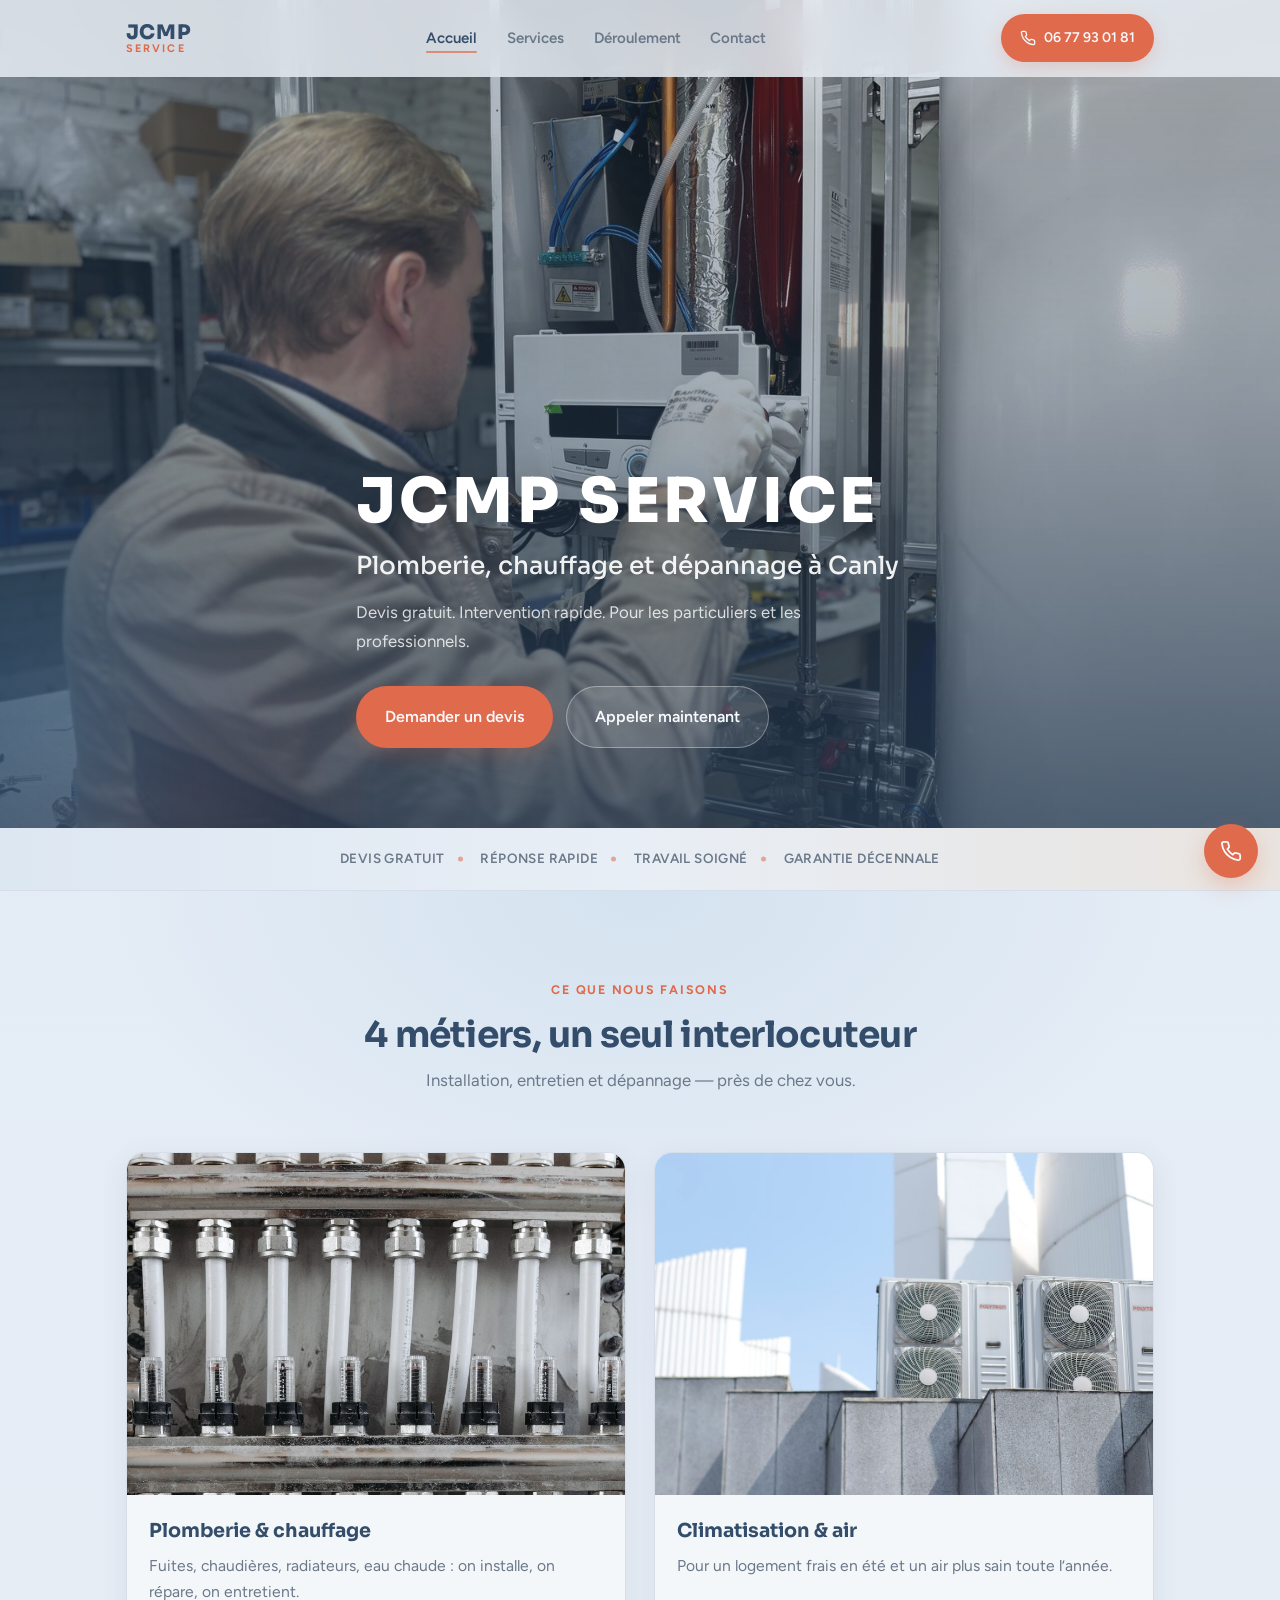
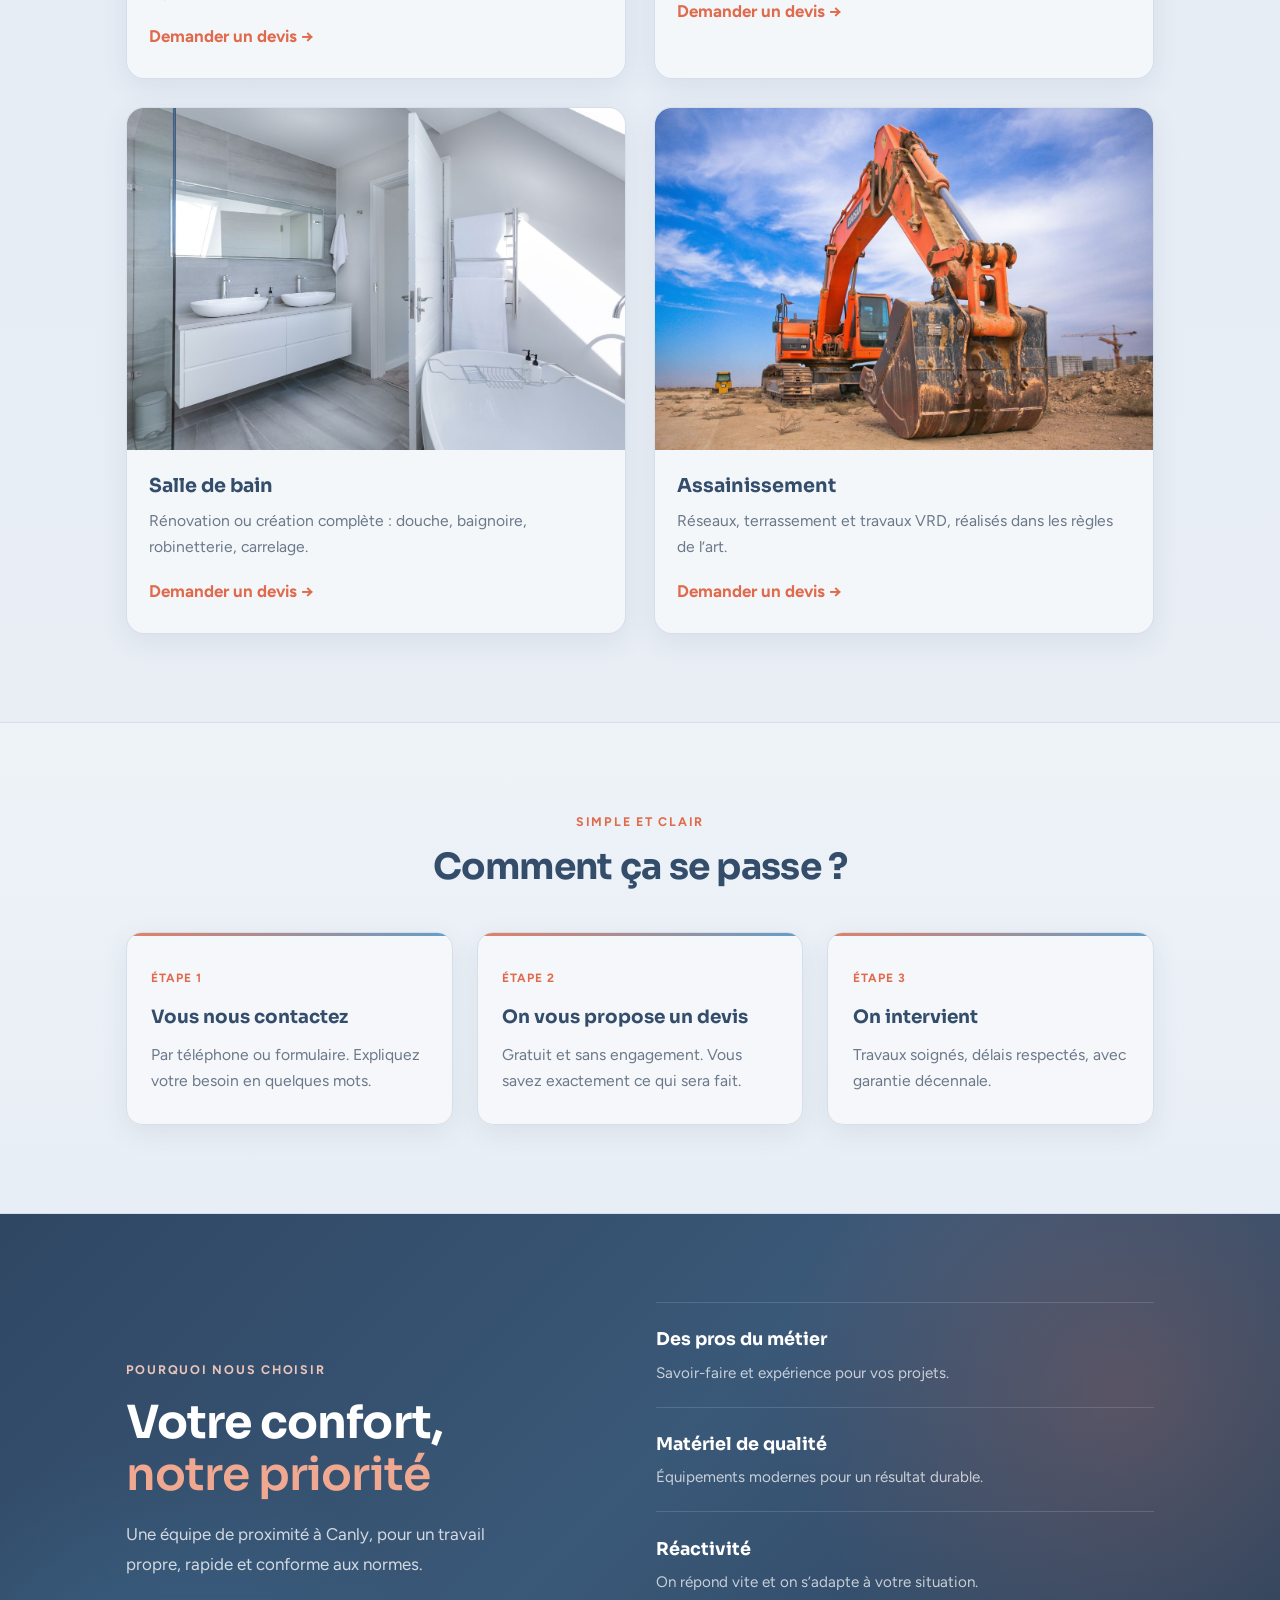
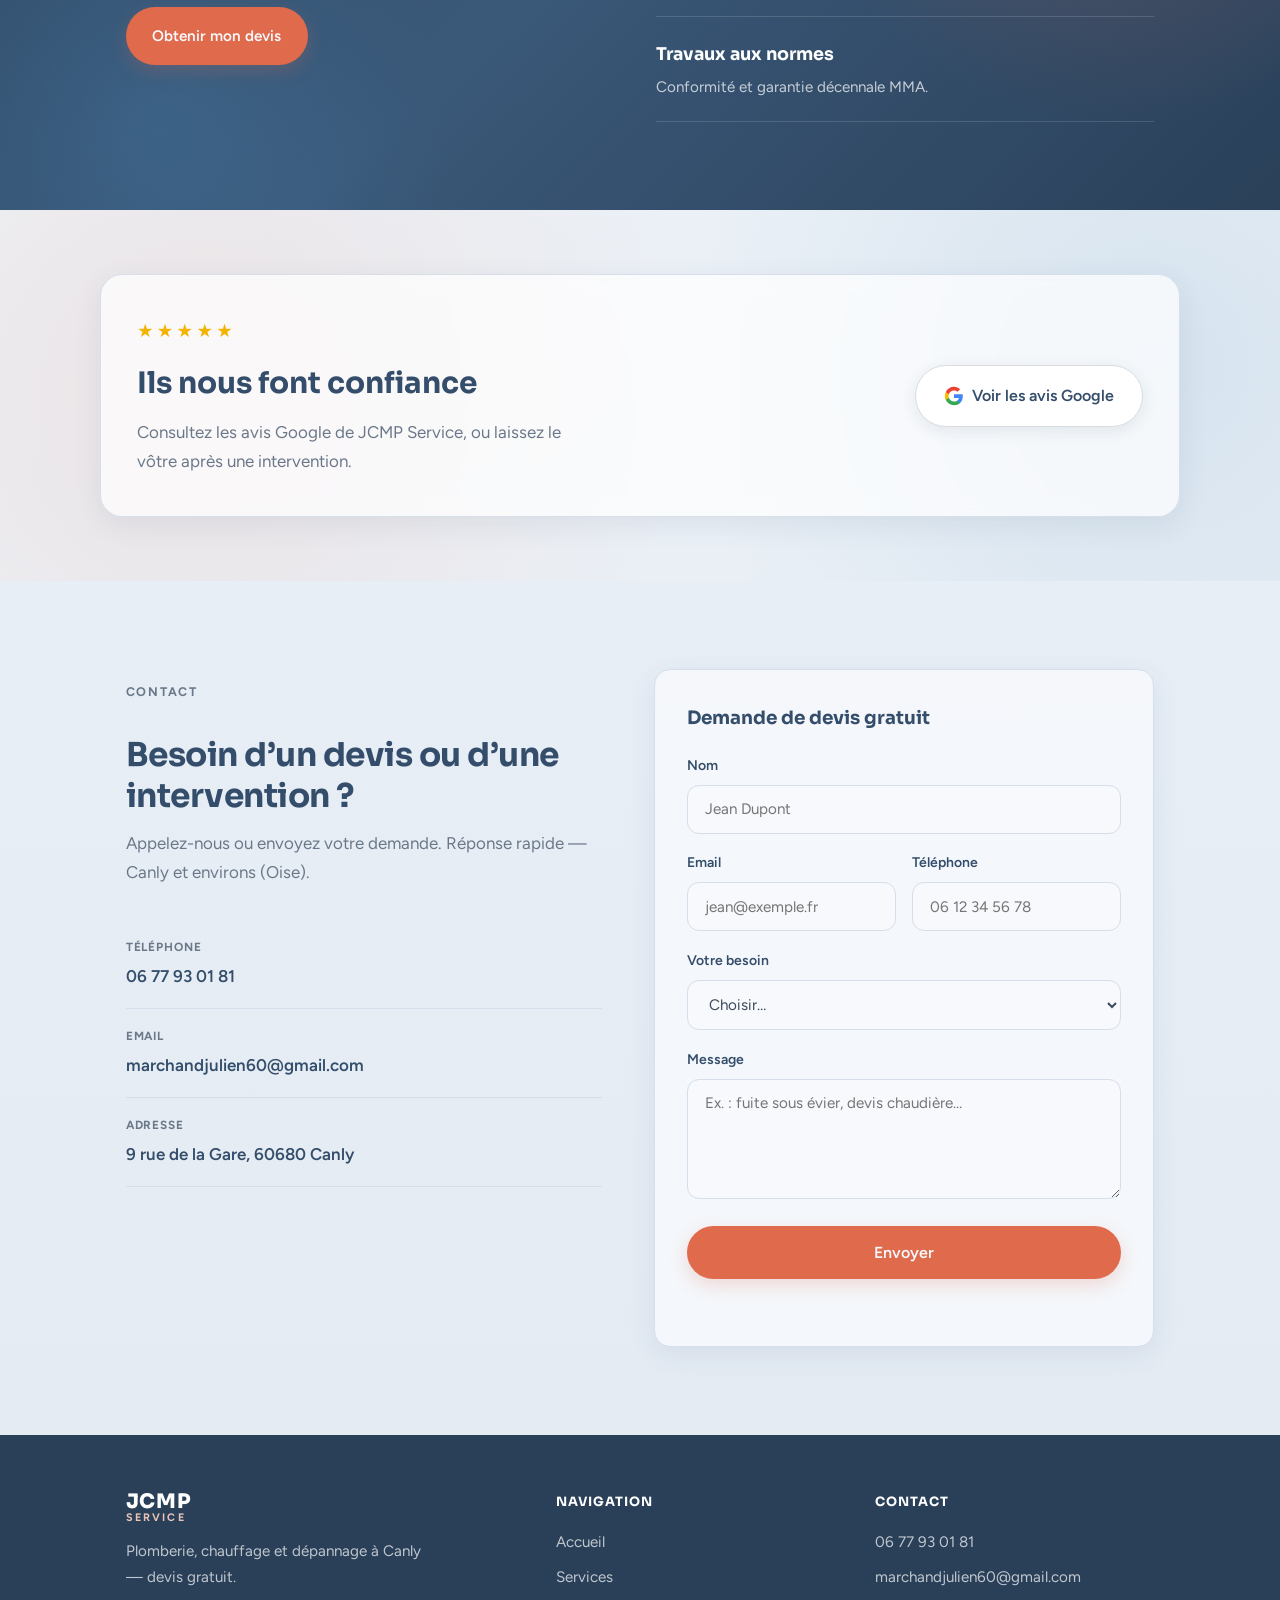
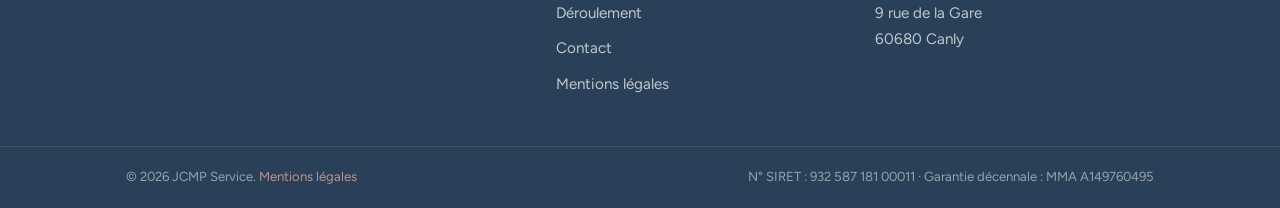
<file: index.html>
<!DOCTYPE html>
<html lang="fr">
<head>
  <meta charset="UTF-8">
  <meta name="viewport" content="width=device-width, initial-scale=1.0">
  <meta name="description" content="JCMP Service — Plomberie, chauffage, climatisation, salle de bain et assainissement à Canly (60). Devis gratuit, intervention rapide. Garantie décennale MMA.">
  <meta name="keywords" content="plomberie Canly, chauffagiste Oise, climatisation, salle de bain, assainissement, JCMP Service">
  <meta name="geo.region" content="FR-60">
  <meta name="geo.placename" content="Canly">
  <title>JCMP Service | Plomberie, Chauffage &amp; Climatisation — Canly</title>
  <link rel="preconnect" href="https://fonts.googleapis.com">
  <link rel="preconnect" href="https://fonts.gstatic.com" crossorigin>
  <link href="https://fonts.googleapis.com/css2?family=Figtree:wght@400;500;600;700&family=Sora:wght@600;700;800&display=swap" rel="stylesheet">
  <link rel="stylesheet" href="styles.css?v=20260811b">
</head>
<body>
  <header class="header" id="header">
    <div class="container header__inner">
      <a href="#accueil" class="logo">
        <span class="logo__text">
          <strong>JCMP</strong>
          <small>SERVICE</small>
        </span>
      </a>

      <nav class="nav" id="nav" aria-label="Navigation principale">
        <ul class="nav__list">
          <li><a href="#accueil" class="nav__link">Accueil</a></li>
          <li><a href="#services" class="nav__link">Services</a></li>
          <li><a href="#deroulement" class="nav__link">Déroulement</a></li>
          <li><a href="#contact" class="nav__link">Contact</a></li>
        </ul>
      </nav>

      <a href="tel:+33677930181" class="btn btn--primary header__cta">
        <svg width="16" height="16" viewBox="0 0 24 24" fill="none" stroke="currentColor" stroke-width="2" aria-hidden="true">
          <path d="M22 16.92v3a2 2 0 01-2.18 2 19.79 19.79 0 01-8.63-3.07 19.5 19.5 0 01-6-6 19.79 19.79 0 01-3.07-8.67A2 2 0 014.11 2h3a2 2 0 012 1.72c.127.96.361 1.903.7 2.81a2 2 0 01-.45 2.11L8.09 9.91a16 16 0 006 6l1.27-1.27a2 2 0 012.11-.45c.907.339 1.85.573 2.81.7A2 2 0 0122 16.92z"/>
        </svg>
        06 77 93 01 81
      </a>

      <button class="burger" id="burger" aria-label="Ouvrir le menu" aria-expanded="false">
        <span></span>
        <span></span>
        <span></span>
      </button>
    </div>
  </header>

  <main>
    <section class="hero" id="accueil">
      <div class="hero__media" aria-hidden="true">
        <img
          src="assets/hero-chaudiere.jpg"
          alt="Technicien intervenant sur une chaudière"
          width="1320"
          height="528"
          fetchpriority="high"
        >
      </div>
      <div class="hero__veil" aria-hidden="true"></div>
      <div class="hero__splash" aria-hidden="true"></div>

      <div class="container hero__content">
        <p class="hero__brand">JCMP SERVICE</p>
        <h1 class="hero__title">Plomberie, chauffage et dépannage à Canly</h1>
        <p class="hero__desc">
          Devis gratuit. Intervention rapide. Pour les particuliers et les professionnels.
        </p>
        <div class="hero__actions">
          <a href="#contact" class="btn btn--primary btn--lg">Demander un devis</a>
          <a href="tel:+33677930181" class="btn btn--ghost btn--lg">Appeler maintenant</a>
        </div>
      </div>
    </section>

    <div class="promise-bar" aria-label="Nos garanties">
      <div class="container promise-bar__inner">
        <span>Devis gratuit</span>
        <span>Réponse rapide</span>
        <span>Travail soigné</span>
        <span>Garantie décennale</span>
      </div>
    </div>

    <section class="services section" id="services">
      <div class="container">
        <div class="services__intro">
          <p class="services__eyebrow">Ce que nous faisons</p>
          <h2 class="services__title">4 métiers, un seul interlocuteur</h2>
          <p class="services__desc">Installation, entretien et dépannage — près de chez vous.</p>
        </div>

        <div class="services__grid">
          <article class="service">
            <div class="service__media">
              <img src="assets/svc-chaudiere.jpg" alt="Collecteur de chauffage et tuyauterie" width="1320" height="880" loading="lazy">
            </div>
            <div class="service__body">
              <h3>Plomberie &amp; chauffage</h3>
              <p>Fuites, chaudières, radiateurs, eau chaude : on installe, on répare, on entretient.</p>
              <a href="#contact" class="service__link">Demander un devis →</a>
            </div>
          </article>

          <article class="service">
            <div class="service__media">
              <img src="assets/svc-clim.jpg" alt="Unités de climatisation extérieures" width="1400" height="933" loading="lazy">
            </div>
            <div class="service__body">
              <h3>Climatisation &amp; air</h3>
              <p>Pour un logement frais en été et un air plus sain toute l’année.</p>
              <a href="#contact" class="service__link">Demander un devis →</a>
            </div>
          </article>

          <article class="service">
            <div class="service__media">
              <img src="assets/svc-sdb.jpg" alt="Salle de bain moderne rénovée" width="1400" height="933" loading="lazy">
            </div>
            <div class="service__body">
              <h3>Salle de bain</h3>
              <p>Rénovation ou création complète : douche, baignoire, robinetterie, carrelage.</p>
              <a href="#contact" class="service__link">Demander un devis →</a>
            </div>
          </article>

          <article class="service">
            <div class="service__media">
              <img src="assets/svc-assain.jpg" alt="Pelle mécanique sur chantier de terrassement" width="1400" height="933" loading="lazy">
            </div>
            <div class="service__body">
              <h3>Assainissement</h3>
              <p>Réseaux, terrassement et travaux VRD, réalisés dans les règles de l’art.</p>
              <a href="#contact" class="service__link">Demander un devis →</a>
            </div>
          </article>
        </div>
      </div>
    </section>

    <section class="steps section" id="deroulement">
      <div class="container">
        <div class="steps__intro">
          <p class="services__eyebrow">Simple et clair</p>
          <h2 class="services__title">Comment ça se passe ?</h2>
        </div>
        <ol class="steps__list">
          <li class="step">
            <span class="step__label">Étape 1</span>
            <h3>Vous nous contactez</h3>
            <p>Par téléphone ou formulaire. Expliquez votre besoin en quelques mots.</p>
          </li>
          <li class="step">
            <span class="step__label">Étape 2</span>
            <h3>On vous propose un devis</h3>
            <p>Gratuit et sans engagement. Vous savez exactement ce qui sera fait.</p>
          </li>
          <li class="step">
            <span class="step__label">Étape 3</span>
            <h3>On intervient</h3>
            <p>Travaux soignés, délais respectés, avec garantie décennale.</p>
          </li>
        </ol>
      </div>
    </section>

    <section class="engagements section" id="engagements">
      <div class="container engagements__layout">
        <div class="engagements__lead">
          <p class="engagements__eyebrow">Pourquoi nous choisir</p>
          <h2 class="engagements__title">
            Votre confort,<br>
            <span>notre priorité</span>
          </h2>
          <p class="engagements__text">
            Une équipe de proximité à Canly, pour un travail propre, rapide et conforme aux normes.
          </p>
          <a href="#contact" class="btn btn--primary">Obtenir mon devis</a>
        </div>

        <ul class="engagements__list">
          <li class="engagement">
            <div class="engagement__body">
              <h3>Des pros du métier</h3>
              <p>Savoir-faire et expérience pour vos projets.</p>
            </div>
          </li>
          <li class="engagement">
            <div class="engagement__body">
              <h3>Matériel de qualité</h3>
              <p>Équipements modernes pour un résultat durable.</p>
            </div>
          </li>
          <li class="engagement">
            <div class="engagement__body">
              <h3>Réactivité</h3>
              <p>On répond vite et on s’adapte à votre situation.</p>
            </div>
          </li>
          <li class="engagement">
            <div class="engagement__body">
              <h3>Travaux aux normes</h3>
              <p>Conformité et garantie décennale MMA.</p>
            </div>
          </li>
        </ul>
      </div>
    </section>

    <section class="reviews section" id="avis">
      <div class="container reviews__inner">
        <div class="reviews__content">
          <p class="reviews__stars" aria-hidden="true">★★★★★</p>
          <h2 class="reviews__title">Ils nous font confiance</h2>
          <p class="reviews__text">
            Consultez les avis Google de JCMP Service, ou laissez le vôtre après une intervention.
          </p>
        </div>
        <div class="reviews__actions">
          <!-- Remplace le lien ci-dessous par le vrai lien "Avis" de Google Business une fois la fiche créée -->
          <a
            class="btn btn--google btn--lg"
            href="https://www.google.com/maps/search/?api=1&query=JCMP+Service+9+rue+de+la+Gare+60680+Canly"
            target="_blank"
            rel="noopener noreferrer"
          >
            <svg class="btn__google-icon" width="20" height="20" viewBox="0 0 24 24" aria-hidden="true">
              <path fill="#4285F4" d="M22.56 12.25c0-.78-.07-1.53-.2-2.25H12v4.26h5.92a5.06 5.06 0 01-2.2 3.32v2.77h3.57c2.08-1.92 3.28-4.74 3.28-8.1z"/>
              <path fill="#34A853" d="M12 23c2.97 0 5.46-.98 7.28-2.66l-3.57-2.77c-.98.66-2.23 1.06-3.71 1.06-2.86 0-5.29-1.93-6.16-4.53H2.18v2.84C3.99 20.53 7.7 23 12 23z"/>
              <path fill="#FBBC05" d="M5.84 14.09c-.22-.66-.35-1.36-.35-2.09s.13-1.43.35-2.09V7.07H2.18C1.43 8.55 1 10.22 1 12s.43 3.45 1.18 4.93l2.85-2.22.81-.62z"/>
              <path fill="#EA4335" d="M12 5.38c1.62 0 3.06.56 4.21 1.64l3.15-3.15C17.45 2.09 14.97 1 12 1 7.7 1 3.99 3.47 2.18 7.07l3.66 2.84c.87-2.6 3.3-4.53 6.16-4.53z"/>
            </svg>
            Voir les avis Google
          </a>
        </div>
      </div>
    </section>

    <section class="contact section" id="contact">
      <div class="container contact__grid">
        <div class="contact__info">
          <p class="services__eyebrow">Contact</p>
          <h2 class="section__title">Besoin d’un devis ou d’une intervention ?</h2>
          <p>Appelez-nous ou envoyez votre demande. Réponse rapide — Canly et environs (Oise).</p>

          <div class="contact__details">
            <a href="tel:+33677930181" class="contact__item">
              <strong>Téléphone</strong>
              <span>06 77 93 01 81</span>
            </a>
            <a href="mailto:marchandjulien60@gmail.com" class="contact__item">
              <strong>Email</strong>
              <span>marchandjulien60@gmail.com</span>
            </a>
            <div class="contact__item">
              <strong>Adresse</strong>
              <span>9 rue de la Gare, 60680 Canly</span>
            </div>
          </div>
        </div>

        <form class="contact__form" id="contactForm" novalidate>
          <p class="contact__form-title">Demande de devis gratuit</p>
          <div class="form__group">
            <label for="name">Nom</label>
            <input type="text" id="name" name="name" required placeholder="Jean Dupont" autocomplete="name">
          </div>
          <div class="form__row">
            <div class="form__group">
              <label for="email">Email</label>
              <input type="email" id="email" name="email" required placeholder="jean@exemple.fr" autocomplete="email">
            </div>
            <div class="form__group">
              <label for="phone">Téléphone</label>
              <input type="tel" id="phone" name="phone" required placeholder="06 12 34 56 78" autocomplete="tel">
            </div>
          </div>
          <div class="form__group">
            <label for="service">Votre besoin</label>
            <select id="service" name="service" required>
              <option value="">Choisir…</option>
              <option value="plomberie-chauffage">Plomberie / Chauffage</option>
              <option value="climatisation">Climatisation</option>
              <option value="salle-de-bain">Salle de bain</option>
              <option value="assainissement">Assainissement</option>
              <option value="urgence">Urgence / dépannage</option>
              <option value="autre">Autre</option>
            </select>
          </div>
          <div class="form__group">
            <label for="message">Message</label>
            <textarea id="message" name="message" rows="4" required placeholder="Ex. : fuite sous évier, devis chaudière…"></textarea>
          </div>
          <button type="submit" class="btn btn--primary btn--lg btn--full">Envoyer</button>
          <p class="form__note" id="formNote" role="status" aria-live="polite"></p>
        </form>
      </div>
    </section>
  </main>

  <footer class="footer">
    <div class="container footer__inner">
      <div class="footer__brand">
        <a href="#accueil" class="logo logo--footer">
          <span class="logo__text">
            <strong>JCMP</strong>
            <small>SERVICE</small>
          </span>
        </a>
        <p>Plomberie, chauffage et dépannage à Canly — devis gratuit.</p>
      </div>
      <div class="footer__col">
        <h4>Navigation</h4>
        <ul>
          <li><a href="#accueil">Accueil</a></li>
          <li><a href="#services">Services</a></li>
          <li><a href="#deroulement">Déroulement</a></li>
          <li><a href="#contact">Contact</a></li>
          <li><a href="mentions-legales.html">Mentions légales</a></li>
        </ul>
      </div>
      <div class="footer__col">
        <h4>Contact</h4>
        <ul>
          <li><a href="tel:+33677930181">06 77 93 01 81</a></li>
          <li><a href="mailto:marchandjulien60@gmail.com">marchandjulien60@gmail.com</a></li>
          <li>9 rue de la Gare<br>60680 Canly</li>
        </ul>
      </div>
    </div>
    <div class="footer__bottom">
      <div class="container footer__legal">
        <p>&copy; 2026 JCMP Service. <a href="mentions-legales.html">Mentions légales</a></p>
        <p>N° SIRET : 932 587 181 00011 · Garantie décennale : MMA A149760495</p>
      </div>
    </div>
  </footer>

  <a href="tel:+33677930181" class="floating-cta" aria-label="Appeler JCMP Service">
    <svg width="22" height="22" viewBox="0 0 24 24" fill="none" stroke="currentColor" stroke-width="2" aria-hidden="true">
      <path d="M22 16.92v3a2 2 0 01-2.18 2 19.79 19.79 0 01-8.63-3.07 19.5 19.5 0 01-6-6 19.79 19.79 0 01-3.07-8.67A2 2 0 014.11 2h3a2 2 0 012 1.72c.127.96.361 1.903.7 2.81a2 2 0 01-.45 2.11L8.09 9.91a16 16 0 006 6l1.27-1.27a2 2 0 012.11-.45c.907.339 1.85.573 2.81.7A2 2 0 0122 16.92z"/>
    </svg>
  </a>

  <script src="script.js?v=20260811b"></script>
</body>
</html>
</file>
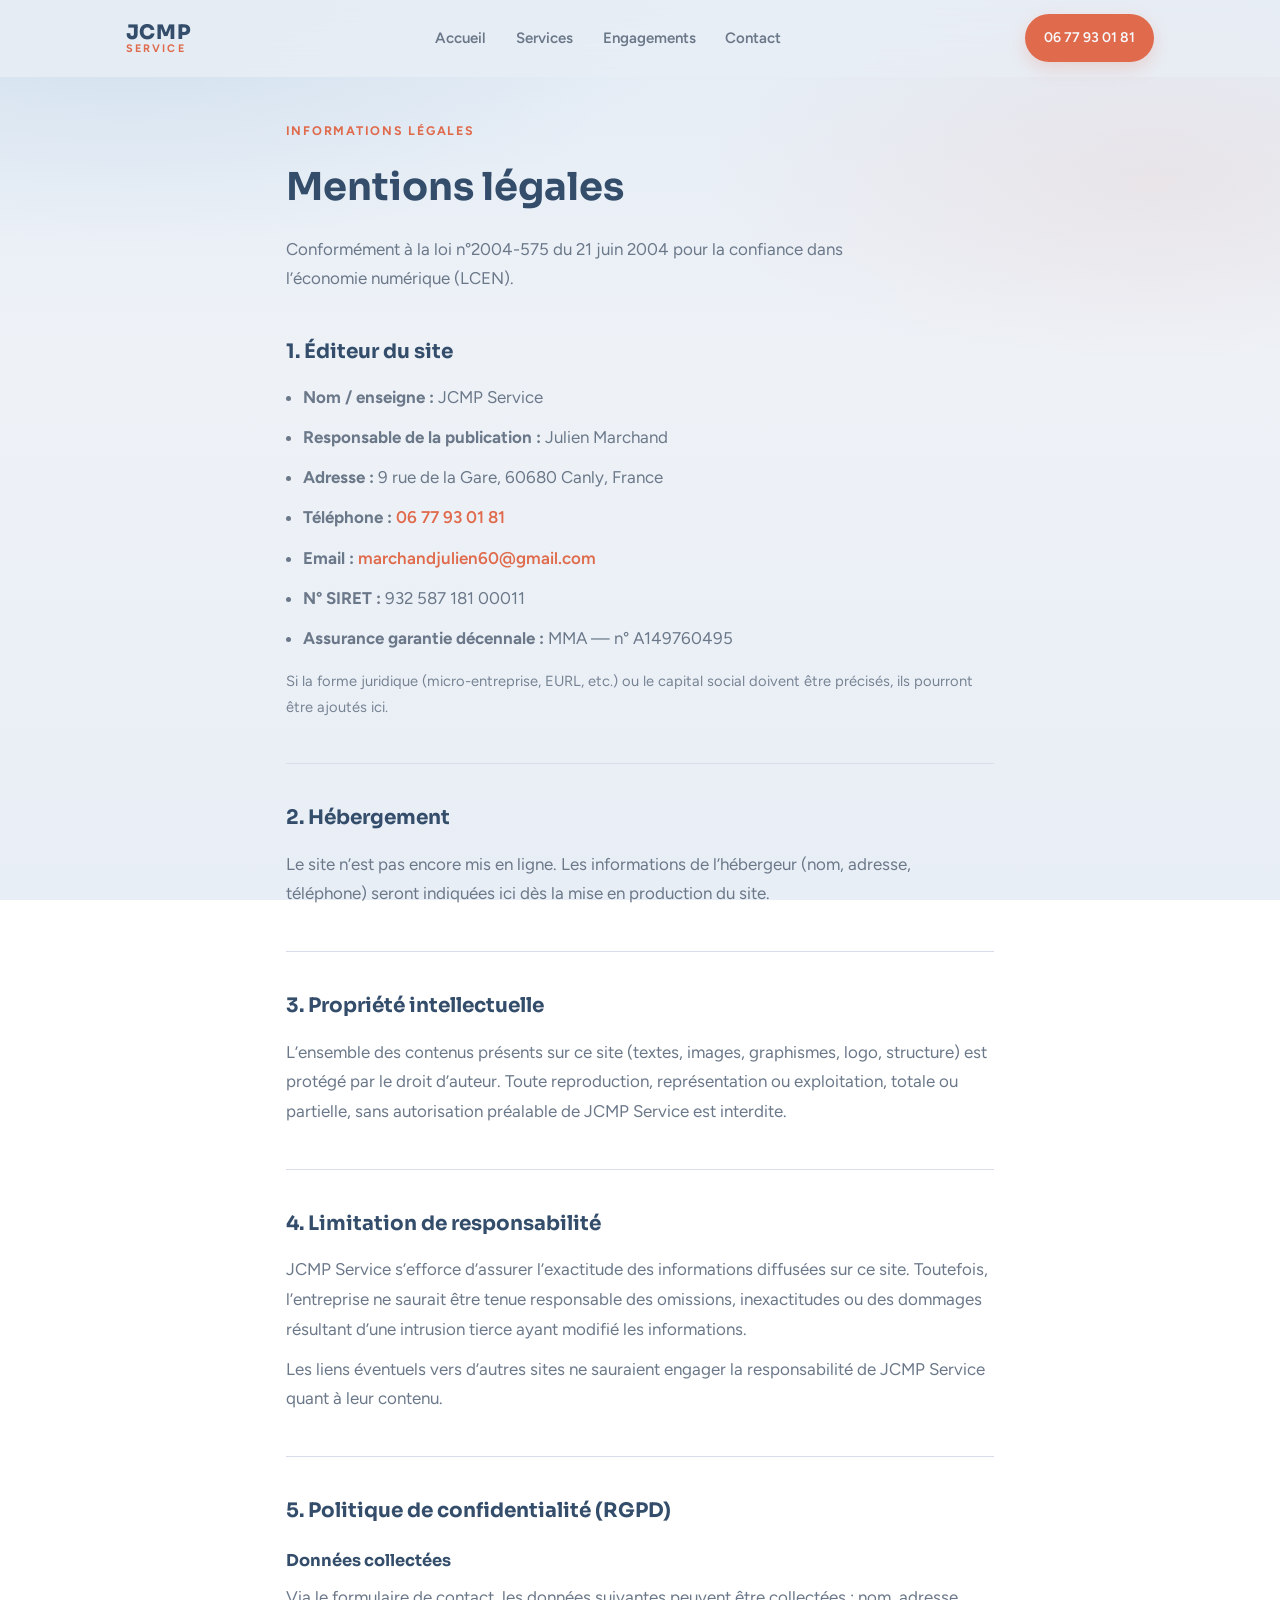
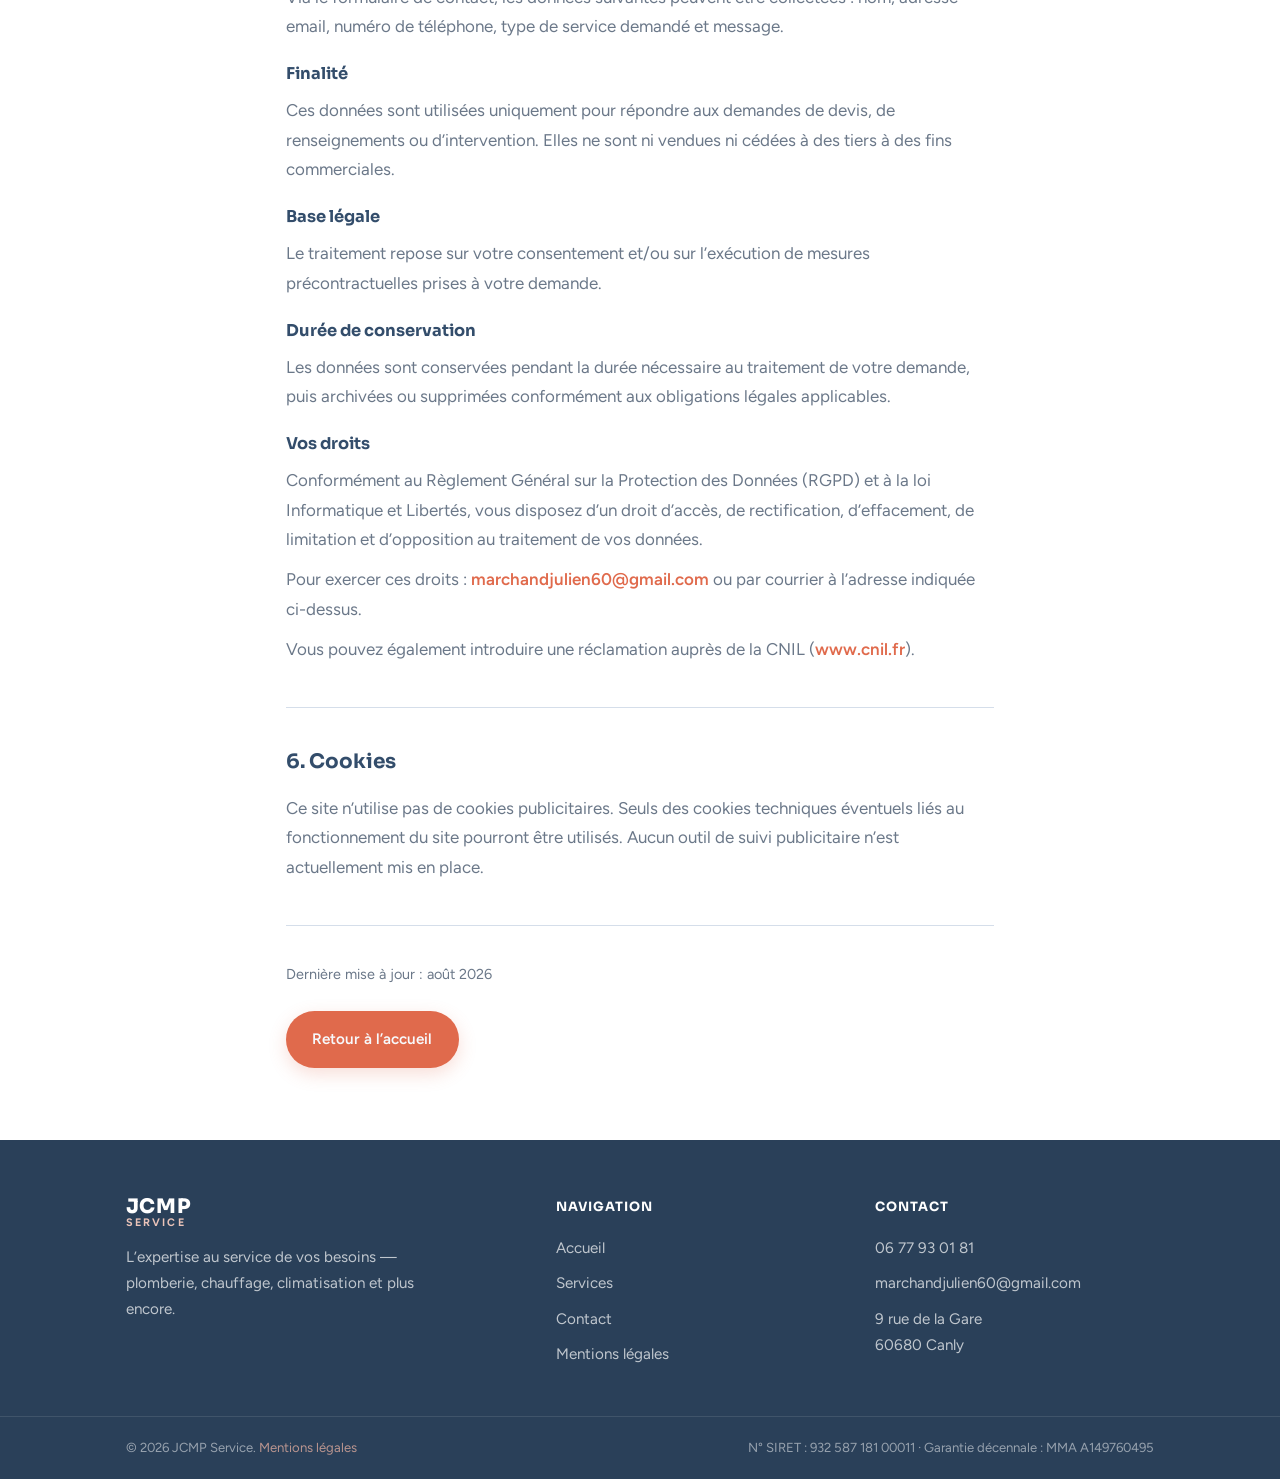
<file: mentions-legales.html>
<!DOCTYPE html>
<html lang="fr">
<head>
  <meta charset="UTF-8">
  <meta name="viewport" content="width=device-width, initial-scale=1.0">
  <meta name="description" content="Mentions légales et politique de confidentialité — JCMP Service, Canly (60).">
  <meta name="robots" content="noindex">
  <title>Mentions légales | JCMP Service</title>
  <link rel="preconnect" href="https://fonts.googleapis.com">
  <link rel="preconnect" href="https://fonts.gstatic.com" crossorigin>
  <link href="https://fonts.googleapis.com/css2?family=Figtree:wght@400;500;600;700&family=Sora:wght@600;700;800&display=swap" rel="stylesheet">
  <link rel="stylesheet" href="styles.css">
</head>
<body>
  <header class="header scrolled" id="header">
    <div class="container header__inner">
      <a href="index.html" class="logo">
        <span class="logo__text">
          <strong>JCMP</strong>
          <small>SERVICE</small>
        </span>
      </a>

      <nav class="nav" id="nav" aria-label="Navigation principale">
        <ul class="nav__list">
          <li><a href="index.html#accueil" class="nav__link">Accueil</a></li>
          <li><a href="index.html#services" class="nav__link">Services</a></li>
          <li><a href="index.html#engagements" class="nav__link">Engagements</a></li>
          <li><a href="index.html#contact" class="nav__link">Contact</a></li>
        </ul>
      </nav>

      <a href="tel:+33677930181" class="btn btn--primary header__cta">06 77 93 01 81</a>

      <button class="burger" id="burger" aria-label="Ouvrir le menu" aria-expanded="false">
        <span></span>
        <span></span>
        <span></span>
      </button>
    </div>
  </header>

  <main class="legal">
    <div class="container legal__inner">
      <p class="legal__eyebrow">Informations légales</p>
      <h1 class="legal__title">Mentions légales</h1>
      <p class="legal__lead">Conformément à la loi n°2004-575 du 21 juin 2004 pour la confiance dans l’économie numérique (LCEN).</p>

      <section class="legal__block" id="editeur">
        <h2>1. Éditeur du site</h2>
        <ul>
          <li><strong>Nom / enseigne :</strong> JCMP Service</li>
          <li><strong>Responsable de la publication :</strong> Julien Marchand</li>
          <li><strong>Adresse :</strong> 9 rue de la Gare, 60680 Canly, France</li>
          <li><strong>Téléphone :</strong> <a href="tel:+33677930181">06 77 93 01 81</a></li>
          <li><strong>Email :</strong> <a href="mailto:marchandjulien60@gmail.com">marchandjulien60@gmail.com</a></li>
          <li><strong>N° SIRET :</strong> 932 587 181 00011</li>
          <li><strong>Assurance garantie décennale :</strong> MMA — n° A149760495</li>
        </ul>
        <p class="legal__note">Si la forme juridique (micro-entreprise, EURL, etc.) ou le capital social doivent être précisés, ils pourront être ajoutés ici.</p>
      </section>

      <section class="legal__block" id="hebergeur">
        <h2>2. Hébergement</h2>
        <p>Le site n’est pas encore mis en ligne. Les informations de l’hébergeur (nom, adresse, téléphone) seront indiquées ici dès la mise en production du site.</p>
      </section>

      <section class="legal__block" id="propriete">
        <h2>3. Propriété intellectuelle</h2>
        <p>L’ensemble des contenus présents sur ce site (textes, images, graphismes, logo, structure) est protégé par le droit d’auteur. Toute reproduction, représentation ou exploitation, totale ou partielle, sans autorisation préalable de JCMP Service est interdite.</p>
      </section>

      <section class="legal__block" id="responsabilite">
        <h2>4. Limitation de responsabilité</h2>
        <p>JCMP Service s’efforce d’assurer l’exactitude des informations diffusées sur ce site. Toutefois, l’entreprise ne saurait être tenue responsable des omissions, inexactitudes ou des dommages résultant d’une intrusion tierce ayant modifié les informations.</p>
        <p>Les liens éventuels vers d’autres sites ne sauraient engager la responsabilité de JCMP Service quant à leur contenu.</p>
      </section>

      <section class="legal__block" id="confidentialite">
        <h2>5. Politique de confidentialité (RGPD)</h2>
        <h3>Données collectées</h3>
        <p>Via le formulaire de contact, les données suivantes peuvent être collectées : nom, adresse email, numéro de téléphone, type de service demandé et message.</p>

        <h3>Finalité</h3>
        <p>Ces données sont utilisées uniquement pour répondre aux demandes de devis, de renseignements ou d’intervention. Elles ne sont ni vendues ni cédées à des tiers à des fins commerciales.</p>

        <h3>Base légale</h3>
        <p>Le traitement repose sur votre consentement et/ou sur l’exécution de mesures précontractuelles prises à votre demande.</p>

        <h3>Durée de conservation</h3>
        <p>Les données sont conservées pendant la durée nécessaire au traitement de votre demande, puis archivées ou supprimées conformément aux obligations légales applicables.</p>

        <h3>Vos droits</h3>
        <p>Conformément au Règlement Général sur la Protection des Données (RGPD) et à la loi Informatique et Libertés, vous disposez d’un droit d’accès, de rectification, d’effacement, de limitation et d’opposition au traitement de vos données.</p>
        <p>Pour exercer ces droits : <a href="mailto:marchandjulien60@gmail.com">marchandjulien60@gmail.com</a> ou par courrier à l’adresse indiquée ci-dessus.</p>
        <p>Vous pouvez également introduire une réclamation auprès de la CNIL (<a href="https://www.cnil.fr" target="_blank" rel="noopener noreferrer">www.cnil.fr</a>).</p>
      </section>

      <section class="legal__block" id="cookies">
        <h2>6. Cookies</h2>
        <p>Ce site n’utilise pas de cookies publicitaires. Seuls des cookies techniques éventuels liés au fonctionnement du site pourront être utilisés. Aucun outil de suivi publicitaire n’est actuellement mis en place.</p>
      </section>

      <p class="legal__updated">Dernière mise à jour : août 2026</p>
      <a href="index.html" class="btn btn--primary">Retour à l’accueil</a>
    </div>
  </main>

  <footer class="footer">
    <div class="container footer__inner">
      <div class="footer__brand">
        <a href="index.html" class="logo logo--footer">
          <span class="logo__text">
            <strong>JCMP</strong>
            <small>SERVICE</small>
          </span>
        </a>
        <p>L’expertise au service de vos besoins — plomberie, chauffage, climatisation et plus encore.</p>
      </div>
      <div class="footer__col">
        <h4>Navigation</h4>
        <ul>
          <li><a href="index.html#accueil">Accueil</a></li>
          <li><a href="index.html#services">Services</a></li>
          <li><a href="index.html#contact">Contact</a></li>
          <li><a href="mentions-legales.html">Mentions légales</a></li>
        </ul>
      </div>
      <div class="footer__col">
        <h4>Contact</h4>
        <ul>
          <li><a href="tel:+33677930181">06 77 93 01 81</a></li>
          <li><a href="mailto:marchandjulien60@gmail.com">marchandjulien60@gmail.com</a></li>
          <li>9 rue de la Gare<br>60680 Canly</li>
        </ul>
      </div>
    </div>
    <div class="footer__bottom">
      <div class="container footer__legal">
        <p>&copy; 2026 JCMP Service. <a href="mentions-legales.html">Mentions légales</a></p>
        <p>N° SIRET : 932 587 181 00011 · Garantie décennale : MMA A149760495</p>
      </div>
    </div>
  </footer>

  <script src="script.js"></script>
</body>
</html>
</file>
<file: styles.css>
/* ============================================
   JCMP Service — design doux, couleurs marque
   ============================================ */

:root {
  /* Couleurs entreprise adoucies */
  --navy: #334d6b;
  --navy-deep: #2a4059;
  --blue: #4a8ec0;
  --blue-soft: rgba(74, 142, 192, 0.16);
  --orange: #e06a4c;
  --orange-hover: #cf5a3d;
  --orange-soft: rgba(224, 106, 76, 0.12);

  --ink: #3d4a5c;
  --ink-soft: #6b7889;
  --bg: #e8eef5;
  --bg-soft: #dfe8f2;
  --bg-warm: #f3ebe6;
  --surface: #f0f4f9;
  --white: #f7f9fc;
  --line: #d5deea;

  --font-display: 'Sora', system-ui, sans-serif;
  --font-body: 'Figtree', system-ui, sans-serif;
  --shadow-soft: 0 8px 28px rgba(51, 77, 107, 0.09);
  --radius: 16px;
  --radius-sm: 12px;
  --ease: 0.35s cubic-bezier(0.4, 0, 0.2, 1);
}

*, *::before, *::after {
  box-sizing: border-box;
  margin: 0;
  padding: 0;
}

html { scroll-behavior: smooth; }

body {
  font-family: var(--font-body);
  font-size: 1.06rem;
  line-height: 1.75;
  color: var(--ink);
  background:
    radial-gradient(ellipse 80% 50% at 10% 0%, rgba(74, 142, 192, 0.14), transparent 55%),
    radial-gradient(ellipse 70% 45% at 90% 20%, rgba(224, 106, 76, 0.08), transparent 50%),
    linear-gradient(180deg, #e4ecf5 0%, #eef2f7 40%, #e8eef5 100%);
  background-attachment: fixed;
  overflow-x: hidden;
  -webkit-font-smoothing: antialiased;
}

img { max-width: 100%; display: block; }
a { color: inherit; text-decoration: none; }
ul { list-style: none; }

.container {
  width: 100%;
  max-width: 1080px;
  margin: 0 auto;
  padding: 0 1.6rem;
}

/* Buttons */
.btn {
  display: inline-flex;
  align-items: center;
  justify-content: center;
  gap: 0.5rem;
  padding: 0.9rem 1.6rem;
  font-family: var(--font-body);
  font-size: 0.95rem;
  font-weight: 600;
  border: 1.5px solid transparent;
  border-radius: 999px;
  cursor: pointer;
  transition: transform var(--ease), background var(--ease), border-color var(--ease), box-shadow var(--ease);
  white-space: nowrap;
}

.btn--primary {
  background: var(--orange);
  color: var(--white);
  box-shadow: 0 6px 18px rgba(224, 106, 76, 0.22);
}

.btn--primary:hover {
  background: var(--orange-hover);
  transform: translateY(-1px);
}

.btn--ghost {
  background: rgba(255, 255, 255, 0.12);
  color: var(--white);
  border-color: rgba(255, 255, 255, 0.35);
}

.btn--ghost:hover {
  background: rgba(255, 255, 255, 0.2);
  border-color: rgba(255, 255, 255, 0.55);
}

.btn--ghost-dark {
  background: var(--white);
  color: var(--navy);
  border-color: var(--line);
}

.btn--ghost-dark:hover {
  background: var(--bg-soft);
  border-color: #d0d9e4;
}

.btn--lg { padding: 1rem 1.75rem; font-size: 1rem; }
.btn--full { width: 100%; }

.btn--google {
  background: #fff;
  color: var(--navy);
  border-color: #dadce0;
  box-shadow: 0 4px 16px rgba(42, 64, 89, 0.1);
}

.btn--google:hover {
  background: #f8f9fa;
  border-color: #c6cad0;
  transform: translateY(-2px);
  box-shadow: 0 8px 22px rgba(42, 64, 89, 0.14);
}

.btn__google-icon {
  flex-shrink: 0;
}

/* Header */
.header {
  position: fixed;
  top: 0;
  left: 0;
  right: 0;
  z-index: 1000;
  background: rgba(232, 238, 245, 0.86);
  backdrop-filter: blur(18px);
  border-bottom: 1px solid transparent;
  transition: border-color var(--ease), box-shadow var(--ease);
}

.header.scrolled {
  border-bottom-color: var(--line);
  box-shadow: var(--shadow-soft);
}

.header__inner {
  display: flex;
  align-items: center;
  justify-content: space-between;
  height: 76px;
  gap: 1.5rem;
}

.logo {
  display: flex;
  align-items: center;
}

.logo__text {
  display: flex;
  flex-direction: column;
  line-height: 1.05;
  color: var(--navy);
}

.logo__text strong {
  font-family: var(--font-display);
  font-size: 1.25rem;
  font-weight: 800;
  letter-spacing: 0.04em;
}

.logo__text small {
  font-size: 0.68rem;
  font-weight: 700;
  letter-spacing: 0.2em;
  color: var(--orange);
}

.logo--footer .logo__text { color: #fff; }
.logo--footer .logo__text small { color: rgba(255, 210, 195, 0.9); }

.nav__list { display: flex; gap: 1.85rem; }

.nav__link {
  font-weight: 600;
  font-size: 0.94rem;
  color: var(--ink-soft);
  position: relative;
  transition: color var(--ease);
}

.nav__link::after {
  content: '';
  position: absolute;
  left: 0;
  bottom: -6px;
  width: 0;
  height: 2px;
  background: var(--orange);
  border-radius: 2px;
  opacity: 0.7;
  transition: width var(--ease);
}

.nav__link:hover,
.nav__link.active { color: var(--navy); }

.nav__link:hover::after,
.nav__link.active::after { width: 100%; }

.header__cta { font-size: 0.875rem; padding: 0.65rem 1.15rem; }

.burger {
  display: none;
  flex-direction: column;
  gap: 5px;
  background: none;
  border: none;
  cursor: pointer;
  padding: 6px;
}

.burger span {
  display: block;
  width: 22px;
  height: 2px;
  background: var(--navy);
  border-radius: 2px;
  transition: transform var(--ease), opacity var(--ease);
}

.burger.active span:nth-child(1) { transform: rotate(45deg) translate(5px, 5px); }
.burger.active span:nth-child(2) { opacity: 0; }
.burger.active span:nth-child(3) { transform: rotate(-45deg) translate(5px, -5px); }

/* Hero — overlay plus doux */
.hero {
  position: relative;
  min-height: 92svh;
  display: flex;
  align-items: flex-end;
  padding: 0 0 5rem;
  overflow: hidden;
  color: var(--white);
}

.hero__media {
  position: absolute;
  inset: 0;
  z-index: 0;
}

.hero__media img {
  width: 100%;
  height: 100%;
  object-fit: cover;
  object-position: 55% 40%;
  transform: scale(1.02);
  animation: heroZoom 22s ease-out forwards;
  filter: saturate(0.88) brightness(1.05) contrast(0.98);
}

@keyframes heroZoom {
  from { transform: scale(1.05); }
  to { transform: scale(1); }
}

.hero__veil {
  position: absolute;
  inset: 0;
  z-index: 1;
  background:
    linear-gradient(180deg, rgba(42, 64, 89, 0.22) 0%, rgba(42, 64, 89, 0.4) 48%, rgba(42, 64, 89, 0.78) 100%),
    linear-gradient(90deg, rgba(42, 64, 89, 0.35) 0%, transparent 65%);
}

.hero__splash {
  position: absolute;
  left: -12%;
  bottom: -25%;
  width: 50%;
  max-width: 520px;
  aspect-ratio: 1;
  z-index: 1;
  background:
    radial-gradient(circle at 40% 40%, rgba(74, 142, 192, 0.22) 0%, transparent 55%),
    radial-gradient(circle at 65% 55%, rgba(224, 106, 76, 0.12) 0%, transparent 50%);
  filter: blur(6px);
  animation: splashPulse 12s ease-in-out infinite;
  pointer-events: none;
}

@keyframes splashPulse {
  0%, 100% { opacity: 0.55; transform: scale(1); }
  50% { opacity: 0.8; transform: scale(1.03); }
}

.hero__content {
  position: relative;
  z-index: 2;
  max-width: 620px;
}

.hero__brand {
  font-family: var(--font-display);
  font-size: clamp(2.4rem, 7vw, 3.85rem);
  font-weight: 800;
  letter-spacing: 0.06em;
  line-height: 0.95;
  margin-bottom: 1.1rem;
  color: #fff;
  text-shadow: 0 8px 32px rgba(0, 0, 0, 0.25);
  animation: fadeUp 0.8s ease both;
}

.hero__title {
  font-family: var(--font-display);
  font-size: clamp(1.2rem, 2.6vw, 1.55rem);
  font-weight: 500;
  line-height: 1.4;
  margin-bottom: 0.9rem;
  color: rgba(255, 255, 255, 0.92);
  animation: fadeUp 0.8s ease 0.1s both;
}

.hero__desc {
  font-size: 1.05rem;
  max-width: 34rem;
  margin-bottom: 1.85rem;
  color: rgba(255, 255, 255, 0.8);
  line-height: 1.75;
  animation: fadeUp 0.8s ease 0.2s both;
}

.hero__actions {
  display: flex;
  flex-wrap: wrap;
  gap: 0.85rem;
  animation: fadeUp 0.8s ease 0.3s both;
}

@keyframes fadeUp {
  from { opacity: 0; transform: translateY(18px); }
  to { opacity: 1; transform: translateY(0); }
}

/* Promise bar */
.promise-bar {
  background: linear-gradient(90deg, #dde7f2 0%, #e8eef5 50%, #e9e4e0 100%);
  color: var(--navy);
  padding: 1.2rem 0;
  border-bottom: 1px solid var(--line);
}

.promise-bar__inner {
  display: flex;
  flex-wrap: wrap;
  justify-content: center;
  gap: 1rem 2.25rem;
  font-size: 0.84rem;
  font-weight: 600;
  letter-spacing: 0.03em;
  text-transform: uppercase;
  color: var(--ink-soft);
}

.promise-bar__inner span { position: relative; }

.promise-bar__inner span:not(:last-child)::after {
  content: '';
  position: absolute;
  right: -1.15rem;
  top: 50%;
  width: 5px;
  height: 5px;
  border-radius: 50%;
  background: var(--orange);
  opacity: 0.55;
  transform: translateY(-50%);
}

/* Sections */
.section { padding: 5.5rem 0; }

.section__intro {
  max-width: 580px;
  margin-bottom: 3.25rem;
}

.section__title {
  font-family: var(--font-display);
  font-size: clamp(1.55rem, 3vw, 2.05rem);
  font-weight: 700;
  color: var(--navy);
  line-height: 1.25;
  letter-spacing: -0.015em;
  margin-bottom: 0.7rem;
}

.section__desc {
  color: var(--ink-soft);
  font-size: 1.05rem;
}

/* Services */
.services {
  background:
    radial-gradient(ellipse 70% 40% at 50% 0%, rgba(74, 142, 192, 0.1), transparent 60%),
    linear-gradient(180deg, #e4ecf5 0%, #e9eef5 100%);
}

.services__intro {
  max-width: 560px;
  margin: 0 auto 3.5rem;
  text-align: center;
}

.services__eyebrow {
  font-size: 0.78rem;
  font-weight: 700;
  letter-spacing: 0.14em;
  text-transform: uppercase;
  color: var(--orange);
  margin-bottom: 0.75rem;
}

.services__title {
  font-family: var(--font-display);
  font-size: clamp(1.65rem, 3.2vw, 2.25rem);
  font-weight: 700;
  color: var(--navy);
  line-height: 1.2;
  letter-spacing: -0.02em;
  margin-bottom: 0.65rem;
}

.services__desc {
  color: var(--ink-soft);
  font-size: 1.05rem;
}

.services__grid {
  display: grid;
  grid-template-columns: 1fr 1fr;
  gap: 1.75rem;
}

.service {
  display: flex;
  flex-direction: column;
  border-radius: calc(var(--radius) + 2px);
  overflow: hidden;
  background: rgba(247, 249, 252, 0.82);
  border: 1px solid rgba(213, 222, 234, 0.95);
  box-shadow: var(--shadow-soft);
  transition: transform var(--ease), box-shadow var(--ease), border-color var(--ease);
}

.service:hover {
  transform: translateY(-5px);
  border-color: rgba(224, 106, 76, 0.28);
  box-shadow:
    0 20px 48px rgba(51, 77, 107, 0.14),
    0 4px 12px rgba(51, 77, 107, 0.06);
}

.service__media {
  position: relative;
  aspect-ratio: 16 / 11;
  overflow: hidden;
  background: var(--bg-soft);
}

.service__media img {
  width: 100%;
  height: 100%;
  object-fit: cover;
  object-position: center;
  filter: saturate(0.95) contrast(1);
  transition: transform 1s ease;
}

.service:nth-child(1) .service__media img { object-position: center 35%; }
.service:nth-child(2) .service__media img { object-position: center 60%; }
.service:nth-child(4) .service__media img { object-position: center 70%; }

.service:hover .service__media img { transform: scale(1.04); }

.service__body {
  padding: 1.5rem 1.4rem 1.6rem;
}

.service__body h3 {
  font-family: var(--font-display);
  font-size: 1.2rem;
  font-weight: 700;
  color: var(--navy);
  margin-bottom: 0.55rem;
  line-height: 1.3;
}

.service__body p {
  color: var(--ink-soft);
  margin-bottom: 1.1rem;
  line-height: 1.65;
  font-size: 0.98rem;
}

.service__link {
  font-weight: 700;
  color: var(--orange);
  width: fit-content;
  transition: letter-spacing var(--ease);
}

.service__link:hover { letter-spacing: 0.02em; }

/* Steps — comment ça marche */
.steps {
  background:
    linear-gradient(180deg, #eef3f8 0%, #e8eef5 100%);
  border-top: 1px solid var(--line);
  border-bottom: 1px solid var(--line);
}

.steps__intro {
  text-align: center;
  max-width: 520px;
  margin: 0 auto 2.75rem;
}

.steps__list {
  list-style: none;
  display: grid;
  grid-template-columns: repeat(3, 1fr);
  gap: 1.5rem;
  counter-reset: none;
}

.step {
  padding: 1.85rem 1.55rem;
  background: rgba(247, 249, 252, 0.9);
  border: 1px solid var(--line);
  border-radius: var(--radius);
  box-shadow: var(--shadow-soft);
  position: relative;
  overflow: hidden;
  transition: transform var(--ease), box-shadow var(--ease);
}

.step::before {
  content: '';
  position: absolute;
  top: 0;
  left: 0;
  right: 0;
  height: 3px;
  background: linear-gradient(90deg, var(--orange), var(--blue));
  opacity: 0.85;
}

.step:hover {
  transform: translateY(-3px);
  box-shadow: 0 14px 36px rgba(51, 77, 107, 0.12);
}

.step__label {
  display: inline-block;
  font-size: 0.75rem;
  font-weight: 700;
  letter-spacing: 0.08em;
  text-transform: uppercase;
  color: var(--orange);
  margin-bottom: 0.75rem;
}

.step h3 {
  font-family: var(--font-display);
  font-size: 1.15rem;
  font-weight: 700;
  color: var(--navy);
  margin-bottom: 0.55rem;
}

.step p {
  color: var(--ink-soft);
  font-size: 0.98rem;
  line-height: 1.65;
}

/* Engagements */
.engagements {
  position: relative;
  overflow: hidden;
  background:
    linear-gradient(135deg, #2f4763 0%, #3a5878 48%, #2a4059 100%);
  border-top: none;
  border-bottom: none;
  color: #fff;
}

.engagements::before {
  content: '';
  position: absolute;
  right: -15%;
  top: -30%;
  width: 55%;
  aspect-ratio: 1;
  border-radius: 50%;
  background: radial-gradient(circle, rgba(224, 106, 76, 0.22) 0%, transparent 68%);
  pointer-events: none;
}

.engagements::after {
  content: '';
  position: absolute;
  left: -10%;
  bottom: -35%;
  width: 45%;
  aspect-ratio: 1;
  border-radius: 50%;
  background: radial-gradient(circle, rgba(74, 142, 192, 0.25) 0%, transparent 70%);
  pointer-events: none;
}

.engagements__layout {
  position: relative;
  z-index: 1;
  display: grid;
  grid-template-columns: 1fr 1.05fr;
  gap: 3.5rem;
  align-items: center;
}

.engagements__eyebrow {
  font-size: 0.78rem;
  font-weight: 700;
  letter-spacing: 0.14em;
  text-transform: uppercase;
  color: rgba(255, 210, 195, 0.9);
  margin-bottom: 1rem;
}

.engagements__title {
  font-family: var(--font-display);
  font-size: clamp(2rem, 4vw, 2.85rem);
  font-weight: 700;
  line-height: 1.15;
  letter-spacing: -0.02em;
  margin-bottom: 1.15rem;
  color: #fff;
}

.engagements__title span {
  color: #f0a890;
  font-weight: 600;
}

.engagements__text {
  color: rgba(255, 255, 255, 0.78);
  max-width: 34ch;
  margin-bottom: 1.75rem;
  line-height: 1.75;
}

.engagements__list {
  list-style: none;
  display: flex;
  flex-direction: column;
  gap: 0;
  border-top: 1px solid rgba(255, 255, 255, 0.14);
}

.engagement {
  display: block;
  padding: 1.35rem 0;
  border-bottom: 1px solid rgba(255, 255, 255, 0.14);
  transition: padding var(--ease);
}

.engagement:hover {
  padding-left: 0.4rem;
}

.engagement__body h3 {
  font-family: var(--font-display);
  font-size: 1.1rem;
  font-weight: 700;
  color: #fff;
  margin-bottom: 0.35rem;
}

.engagement__body p {
  font-size: 0.95rem;
  color: rgba(255, 255, 255, 0.72);
  line-height: 1.6;
  max-width: 38ch;
}

/* Avis Google */
.reviews {
  padding: 4rem 0;
  background:
    radial-gradient(circle at 15% 50%, rgba(224, 106, 76, 0.1), transparent 45%),
    radial-gradient(circle at 90% 40%, rgba(74, 142, 192, 0.12), transparent 40%),
    linear-gradient(135deg, #edf2f7 0%, #e8eef5 100%);
}

.reviews__inner {
  display: flex;
  align-items: center;
  justify-content: space-between;
  gap: 2rem;
  padding: 2.5rem 2.25rem;
  border-radius: calc(var(--radius) + 6px);
  background: rgba(255, 255, 255, 0.72);
  border: 1px solid rgba(213, 222, 234, 0.95);
  box-shadow: var(--shadow-soft);
  backdrop-filter: blur(8px);
}

.reviews__stars {
  color: #f5b301;
  letter-spacing: 0.18em;
  font-size: 1.15rem;
  margin-bottom: 0.65rem;
}

.reviews__title {
  font-family: var(--font-display);
  font-size: clamp(1.4rem, 2.8vw, 1.85rem);
  font-weight: 700;
  color: var(--navy);
  margin-bottom: 0.55rem;
}

.reviews__text {
  color: var(--ink-soft);
  max-width: 42ch;
  line-height: 1.7;
}

.reviews__actions {
  flex-shrink: 0;
}

/* Contact */
.contact {
  background:
    linear-gradient(180deg, #e7eef6 0%, #e4ebf3 100%);
}

.contact__grid {
  display: grid;
  grid-template-columns: 1fr 1.05fr;
  gap: 3.25rem;
  align-items: start;
}

.contact__info > p {
  color: var(--ink-soft);
  margin: 0.75rem 0 2rem;
}

.contact__details {
  display: flex;
  flex-direction: column;
}

.contact__item {
  display: block;
  padding: 1.05rem 0;
  border-bottom: 1px solid var(--line);
}

.contact__item strong {
  display: block;
  font-size: 0.74rem;
  text-transform: uppercase;
  letter-spacing: 0.08em;
  color: var(--ink-soft);
  margin-bottom: 0.25rem;
}

.contact__item span {
  font-weight: 600;
  color: var(--navy);
}

a.contact__item:hover span { color: var(--orange); }

.contact__form {
  background: rgba(247, 249, 252, 0.9);
  border: 1px solid var(--line);
  border-radius: var(--radius);
  padding: 2rem;
  box-shadow: var(--shadow-soft);
}

.contact__form-title {
  font-family: var(--font-display);
  font-size: 1.15rem;
  font-weight: 700;
  color: var(--navy);
  margin-bottom: 1.25rem;
}

.form__group { margin-bottom: 1.1rem; }

.form__row {
  display: grid;
  grid-template-columns: 1fr 1fr;
  gap: 1rem;
}

.form__group label {
  display: block;
  font-size: 0.875rem;
  font-weight: 600;
  color: var(--navy);
  margin-bottom: 0.4rem;
}

.form__group input,
.form__group select,
.form__group textarea {
  width: 100%;
  padding: 0.9rem 1.05rem;
  font-family: var(--font-body);
  font-size: 0.95rem;
  border: 1.5px solid var(--line);
  border-radius: var(--radius-sm);
  background: var(--white);
  color: var(--ink);
  transition: border-color var(--ease), box-shadow var(--ease);
}

.form__group input:focus,
.form__group select:focus,
.form__group textarea:focus {
  outline: none;
  border-color: var(--blue);
  box-shadow: 0 0 0 3px var(--blue-soft);
}

.form__group textarea {
  resize: vertical;
  min-height: 120px;
}

.form__note {
  margin-top: 0.9rem;
  font-size: 0.9rem;
  text-align: center;
  min-height: 1.4em;
}

.form__note.success { color: #3d7a55; }
.form__note.error { color: #b4534a; }

/* Footer — navy marque, plus doux */
.footer {
  background: var(--navy-deep);
  color: rgba(255, 255, 255, 0.7);
  padding-top: 3.5rem;
}

.footer__inner {
  display: grid;
  grid-template-columns: 1.4fr 1fr 1fr;
  gap: 2.5rem;
  padding-bottom: 2.5rem;
}

.footer__brand p {
  margin-top: 1rem;
  max-width: 30ch;
  font-size: 0.95rem;
  line-height: 1.7;
}

.footer__col h4 {
  font-family: var(--font-display);
  font-size: 0.8rem;
  font-weight: 700;
  color: #fff;
  text-transform: uppercase;
  letter-spacing: 0.08em;
  margin-bottom: 1rem;
}

.footer__col li { margin-bottom: 0.55rem; font-size: 0.95rem; }
.footer__col a:hover { color: #f0b5a4; }

.footer__bottom {
  border-top: 1px solid rgba(255, 255, 255, 0.1);
  padding: 1.2rem 0;
}

.footer__legal {
  display: flex;
  flex-wrap: wrap;
  justify-content: space-between;
  gap: 0.5rem 1.5rem;
  font-size: 0.82rem;
  opacity: 0.72;
}

/* Floating CTA — discret */
.floating-cta {
  position: fixed;
  bottom: 1.4rem;
  right: 1.4rem;
  width: 54px;
  height: 54px;
  display: grid;
  place-items: center;
  background: var(--orange);
  color: var(--white);
  border-radius: 50%;
  box-shadow: 0 8px 22px rgba(224, 106, 76, 0.28);
  z-index: 999;
  transition: transform var(--ease);
}

.floating-cta:hover { transform: scale(1.05); }

/* Reveal */
.reveal {
  opacity: 0;
  transform: translateY(20px);
  transition: opacity 0.75s ease, transform 0.75s ease;
}

.reveal.visible {
  opacity: 1;
  transform: translateY(0);
}

.reveal-delay-1 { transition-delay: 0.1s; }
.reveal-delay-2 { transition-delay: 0.2s; }
.reveal-delay-3 { transition-delay: 0.3s; }

/* Mentions légales */
.legal {
  padding: 7.5rem 0 4.5rem;
}

.legal__inner {
  max-width: 760px;
}

.legal__eyebrow {
  font-size: 0.78rem;
  font-weight: 700;
  letter-spacing: 0.14em;
  text-transform: uppercase;
  color: var(--orange);
  margin-bottom: 0.75rem;
}

.legal__title {
  font-family: var(--font-display);
  font-size: clamp(1.8rem, 3.5vw, 2.4rem);
  font-weight: 700;
  color: var(--navy);
  margin-bottom: 0.85rem;
}

.legal__lead {
  color: var(--ink-soft);
  margin-bottom: 2.5rem;
  max-width: 52ch;
}

.legal__block {
  margin-bottom: 2.25rem;
  padding-bottom: 2rem;
  border-bottom: 1px solid var(--line);
}

.legal__block h2 {
  font-family: var(--font-display);
  font-size: 1.25rem;
  font-weight: 700;
  color: var(--navy);
  margin-bottom: 0.9rem;
}

.legal__block h3 {
  font-family: var(--font-display);
  font-size: 1.02rem;
  font-weight: 700;
  color: var(--navy);
  margin: 1.15rem 0 0.45rem;
}

.legal__block p,
.legal__block li {
  color: var(--ink-soft);
  margin-bottom: 0.65rem;
  line-height: 1.75;
}

.legal__block ul {
  margin: 0.5rem 0 1rem;
  padding-left: 1.1rem;
  list-style: disc;
}

.legal__block a {
  color: var(--orange);
  font-weight: 600;
}

.legal__block a:hover { text-decoration: underline; }

.legal__note {
  font-size: 0.92rem;
  opacity: 0.9;
}

.legal__updated {
  color: var(--ink-soft);
  font-size: 0.9rem;
  margin: 0.5rem 0 1.5rem;
}

.footer__legal a {
  color: #f0b5a4;
}

.footer__legal a:hover { color: #fff; }

/* Responsive */
@media (max-width: 1024px) {
  .services__grid { grid-template-columns: 1fr 1fr; gap: 1.35rem; }
  .reviews__inner {
    flex-direction: column;
    text-align: center;
    padding: 2rem 1.5rem;
  }

  .reviews__text { max-width: none; }
  .reviews__actions .btn { width: 100%; }

  .engagements__layout { grid-template-columns: 1fr; gap: 2.5rem; }
  .contact__grid { grid-template-columns: 1fr; gap: 2.5rem; }
  .footer__inner { grid-template-columns: 1fr 1fr; }
}

@media (max-width: 768px) {
  .nav {
    position: fixed;
    top: 76px;
    left: 0;
    right: 0;
    background: rgba(232, 238, 245, 0.98);
    border-bottom: 1px solid var(--line);
    padding: 1.25rem 1.5rem;
    transform: translateY(-120%);
    opacity: 0;
    transition: transform var(--ease), opacity var(--ease);
    box-shadow: var(--shadow-soft);
  }

  .nav.open { transform: translateY(0); opacity: 1; }
  .nav__list { flex-direction: column; gap: 0; }
  .nav__link {
    display: block;
    padding: 0.85rem 0;
    border-bottom: 1px solid var(--line);
  }

  .header__cta { display: none; }
  .burger { display: flex; }

  .hero {
    min-height: 88svh;
    padding-bottom: 3.25rem;
  }

  .hero__actions { flex-direction: column; }
  .hero__actions .btn { width: 100%; }

  .promise-bar__inner span:not(:last-child)::after { display: none; }
  .services__grid { grid-template-columns: 1fr; }
  .steps__list { grid-template-columns: 1fr; }
  .form__row { grid-template-columns: 1fr; }
  .footer__inner { grid-template-columns: 1fr; }
  .footer__legal { flex-direction: column; }
  .section { padding: 4rem 0; }
}

@media (max-width: 480px) {
  .contact__form { padding: 1.35rem; }
}

@media (prefers-reduced-motion: reduce) {
  *, *::before, *::after {
    animation-duration: 0.01ms !important;
    animation-iteration-count: 1 !important;
    transition-duration: 0.01ms !important;
  }
}
</file>
